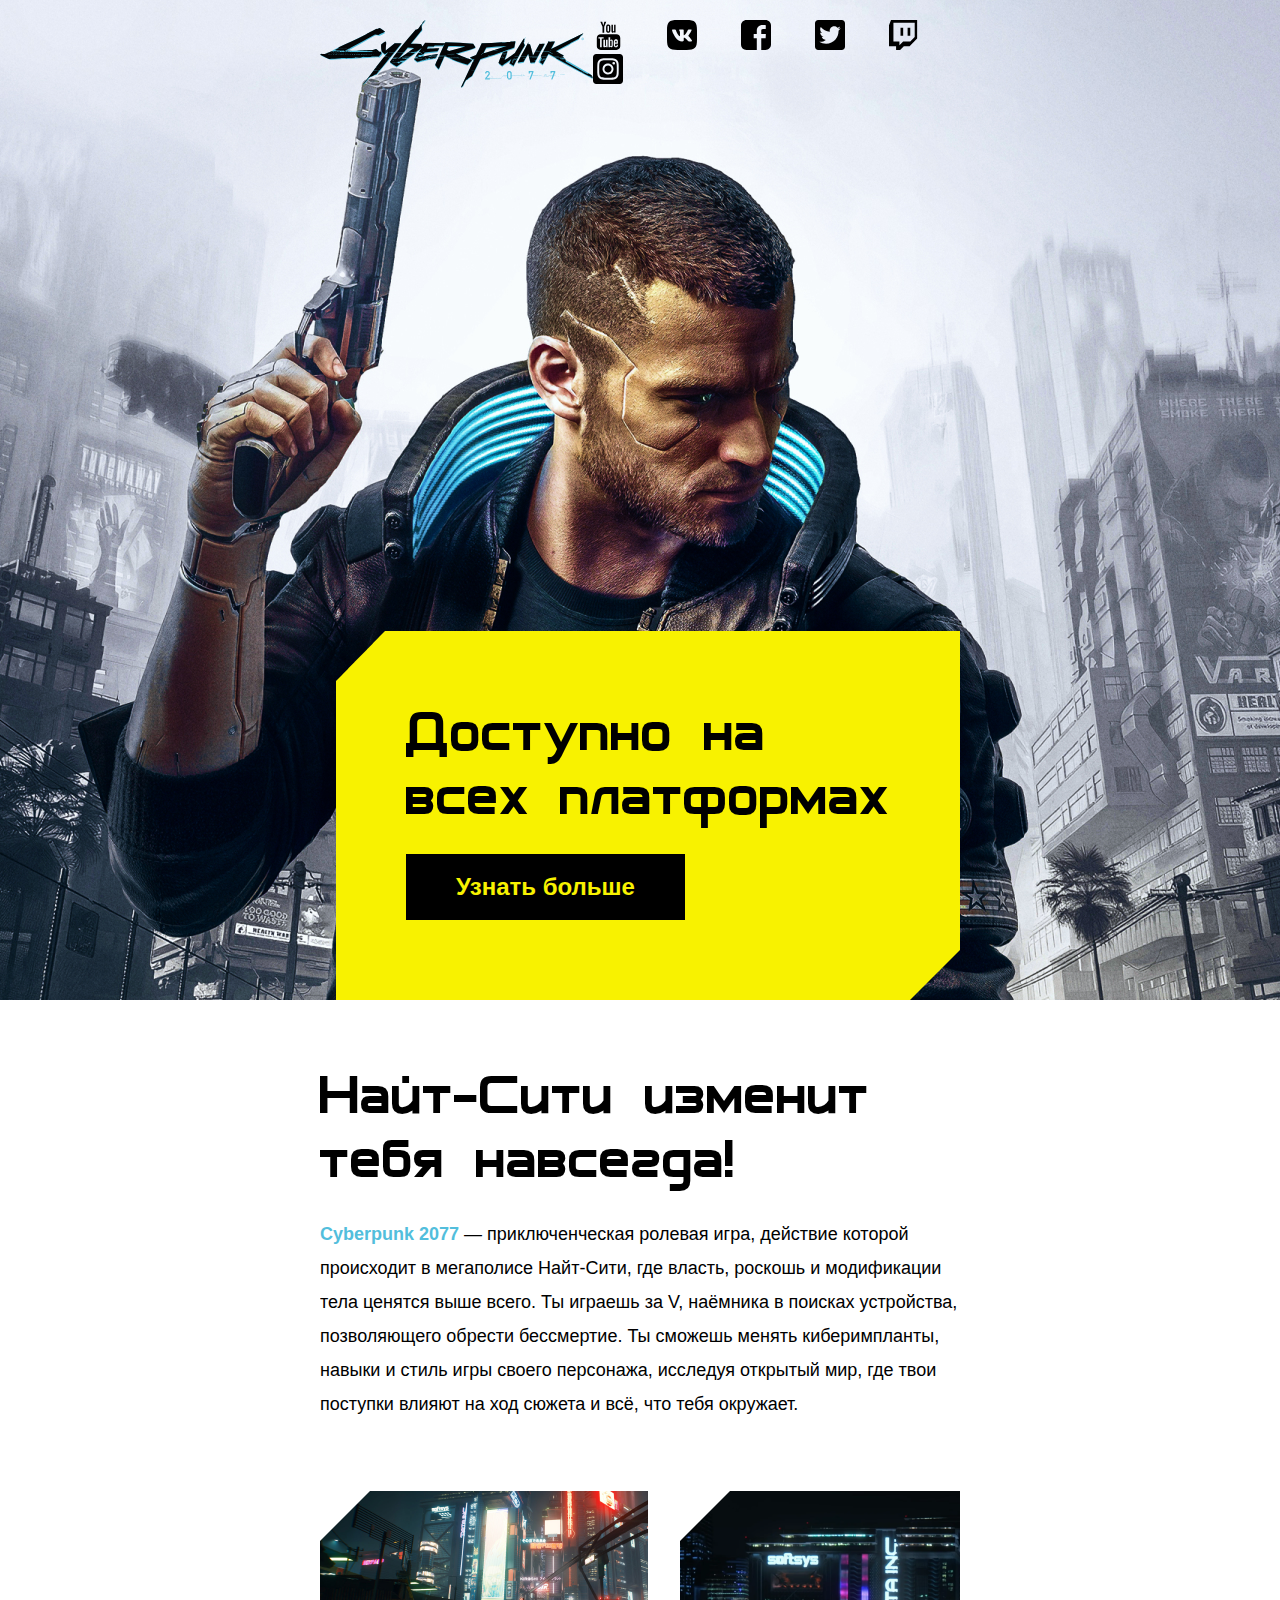
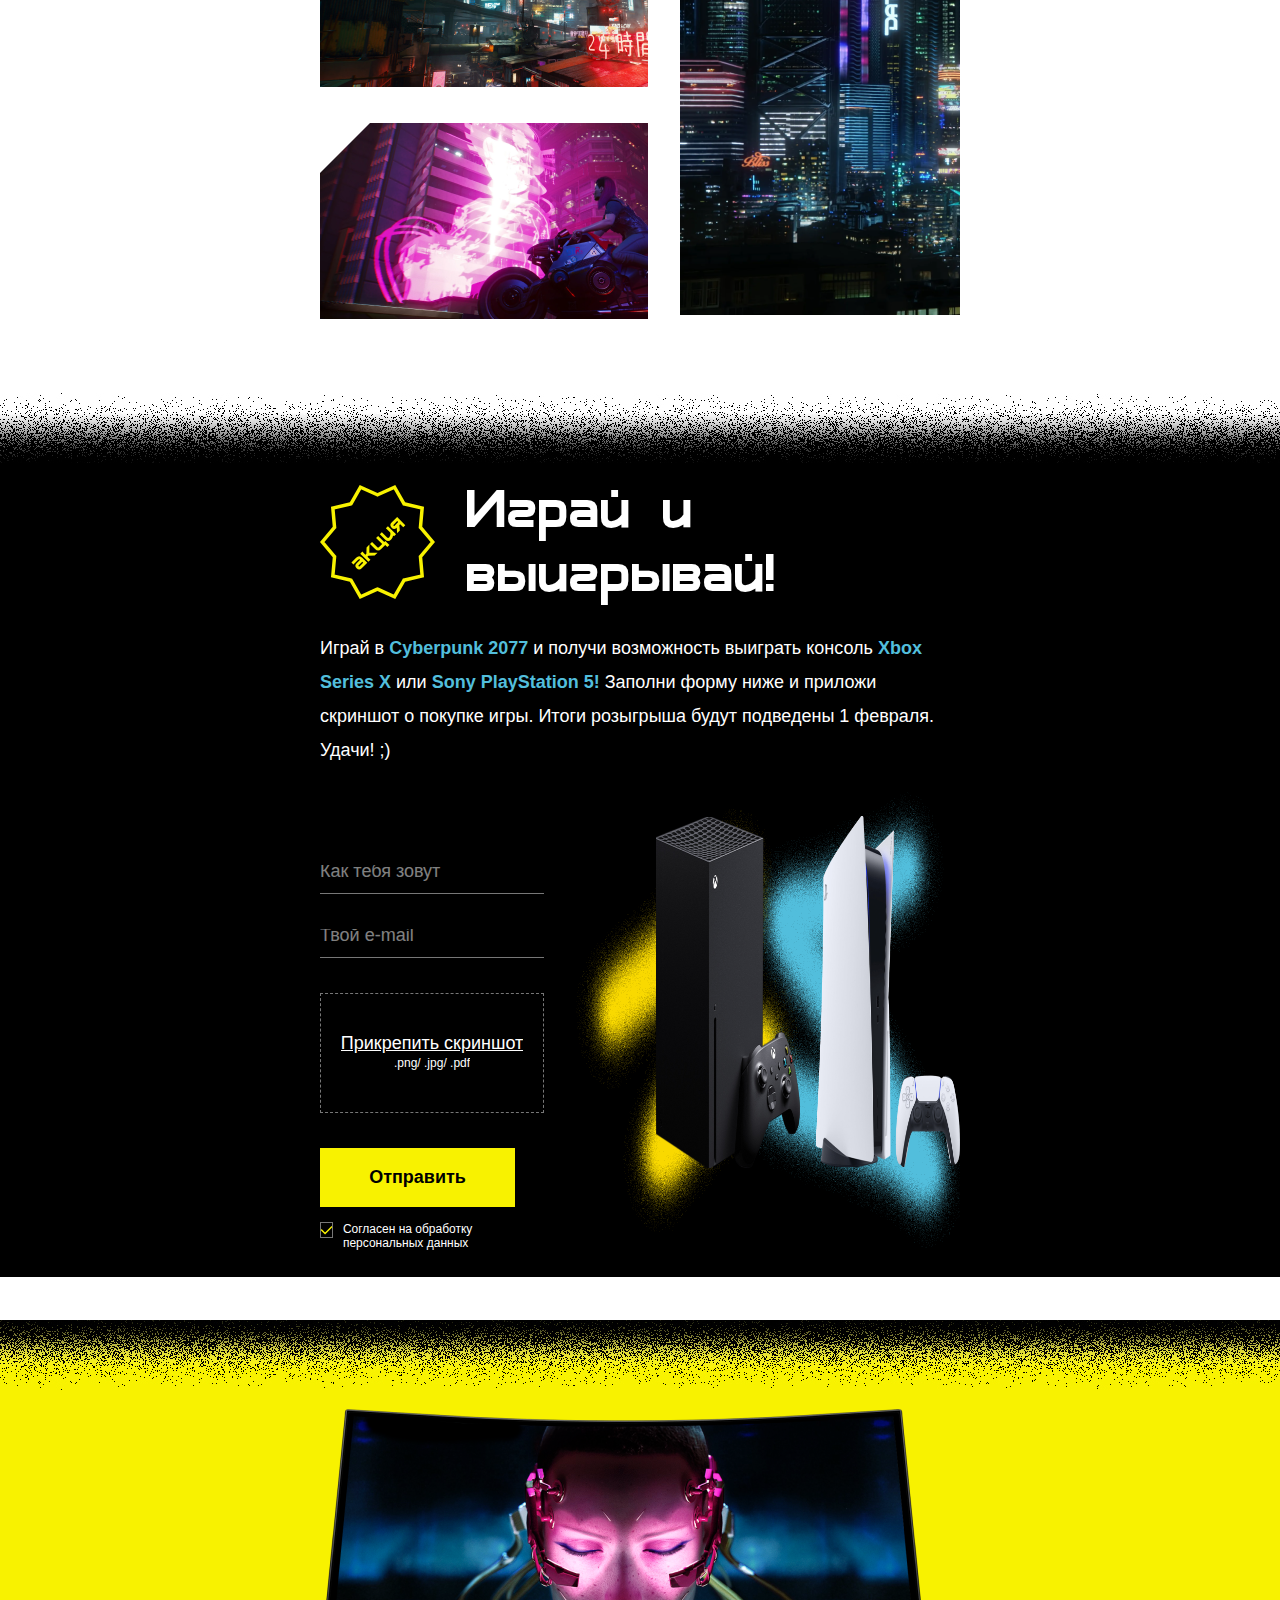
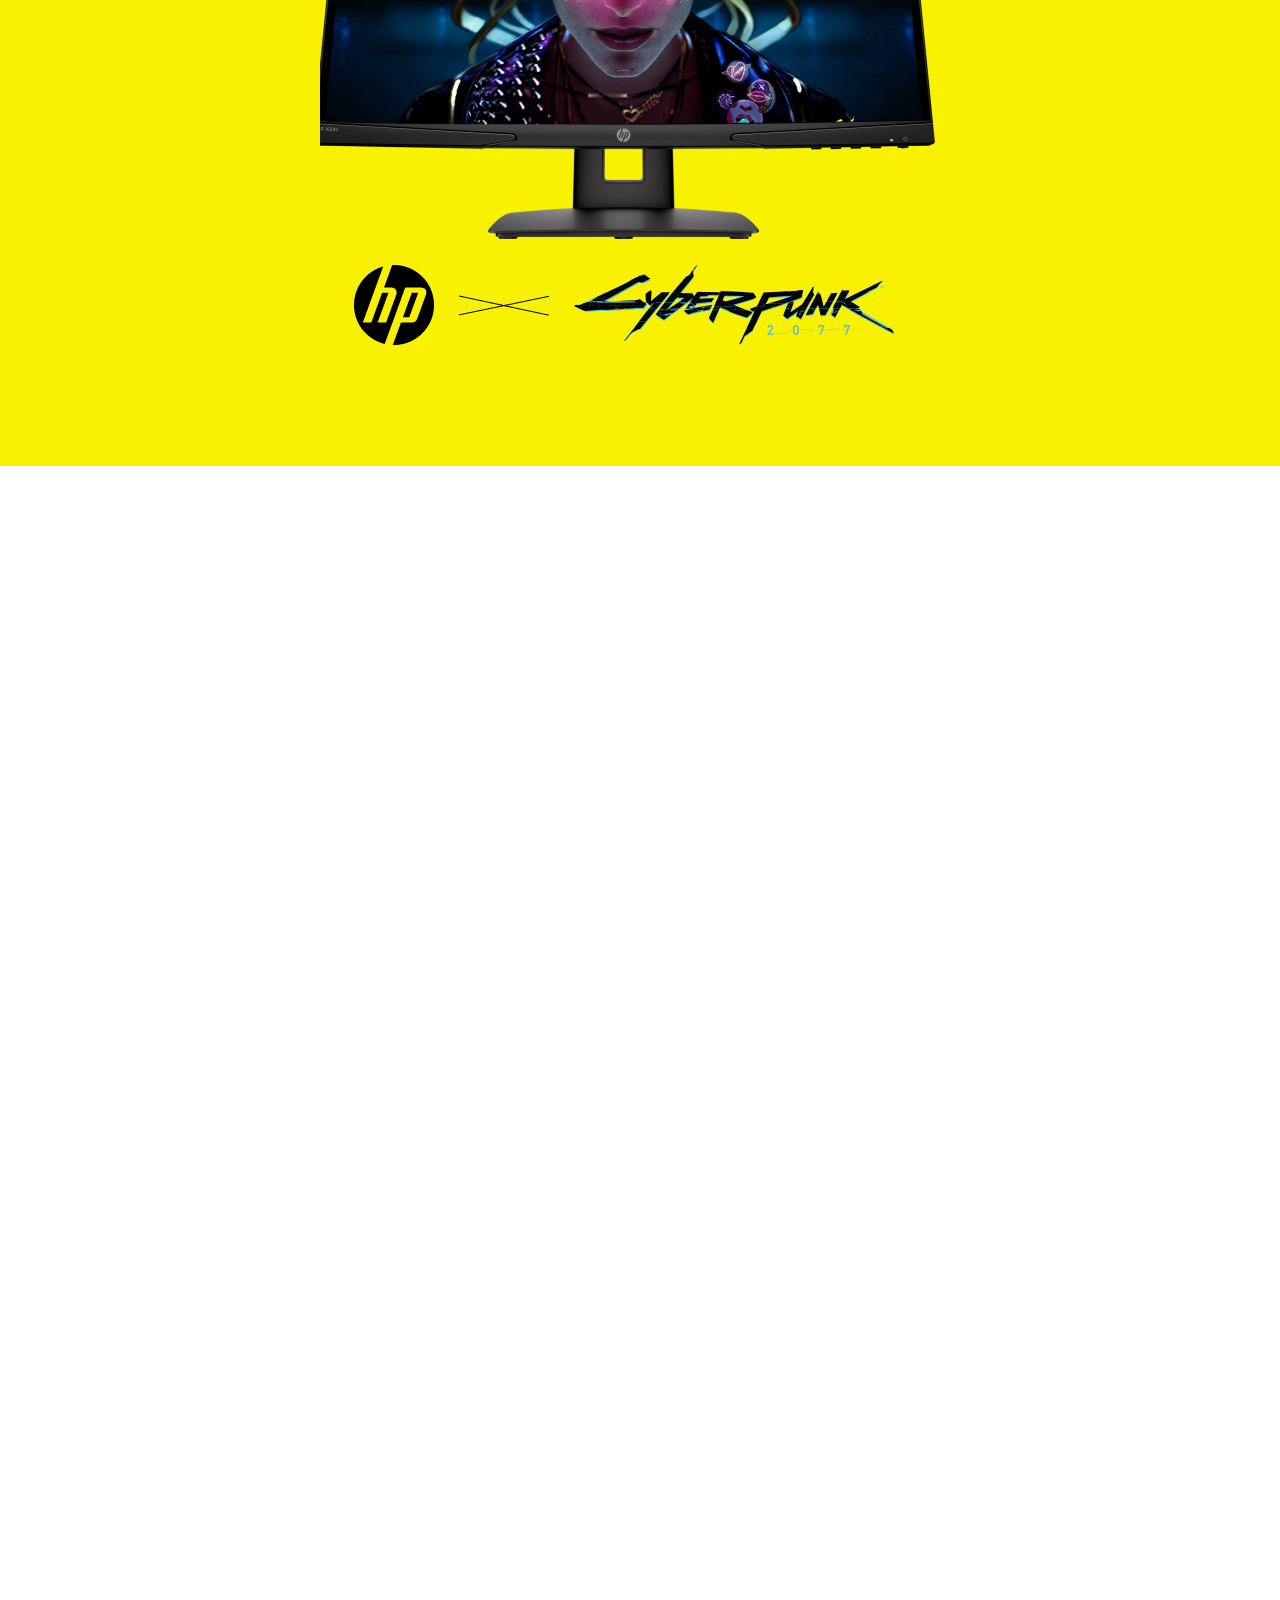
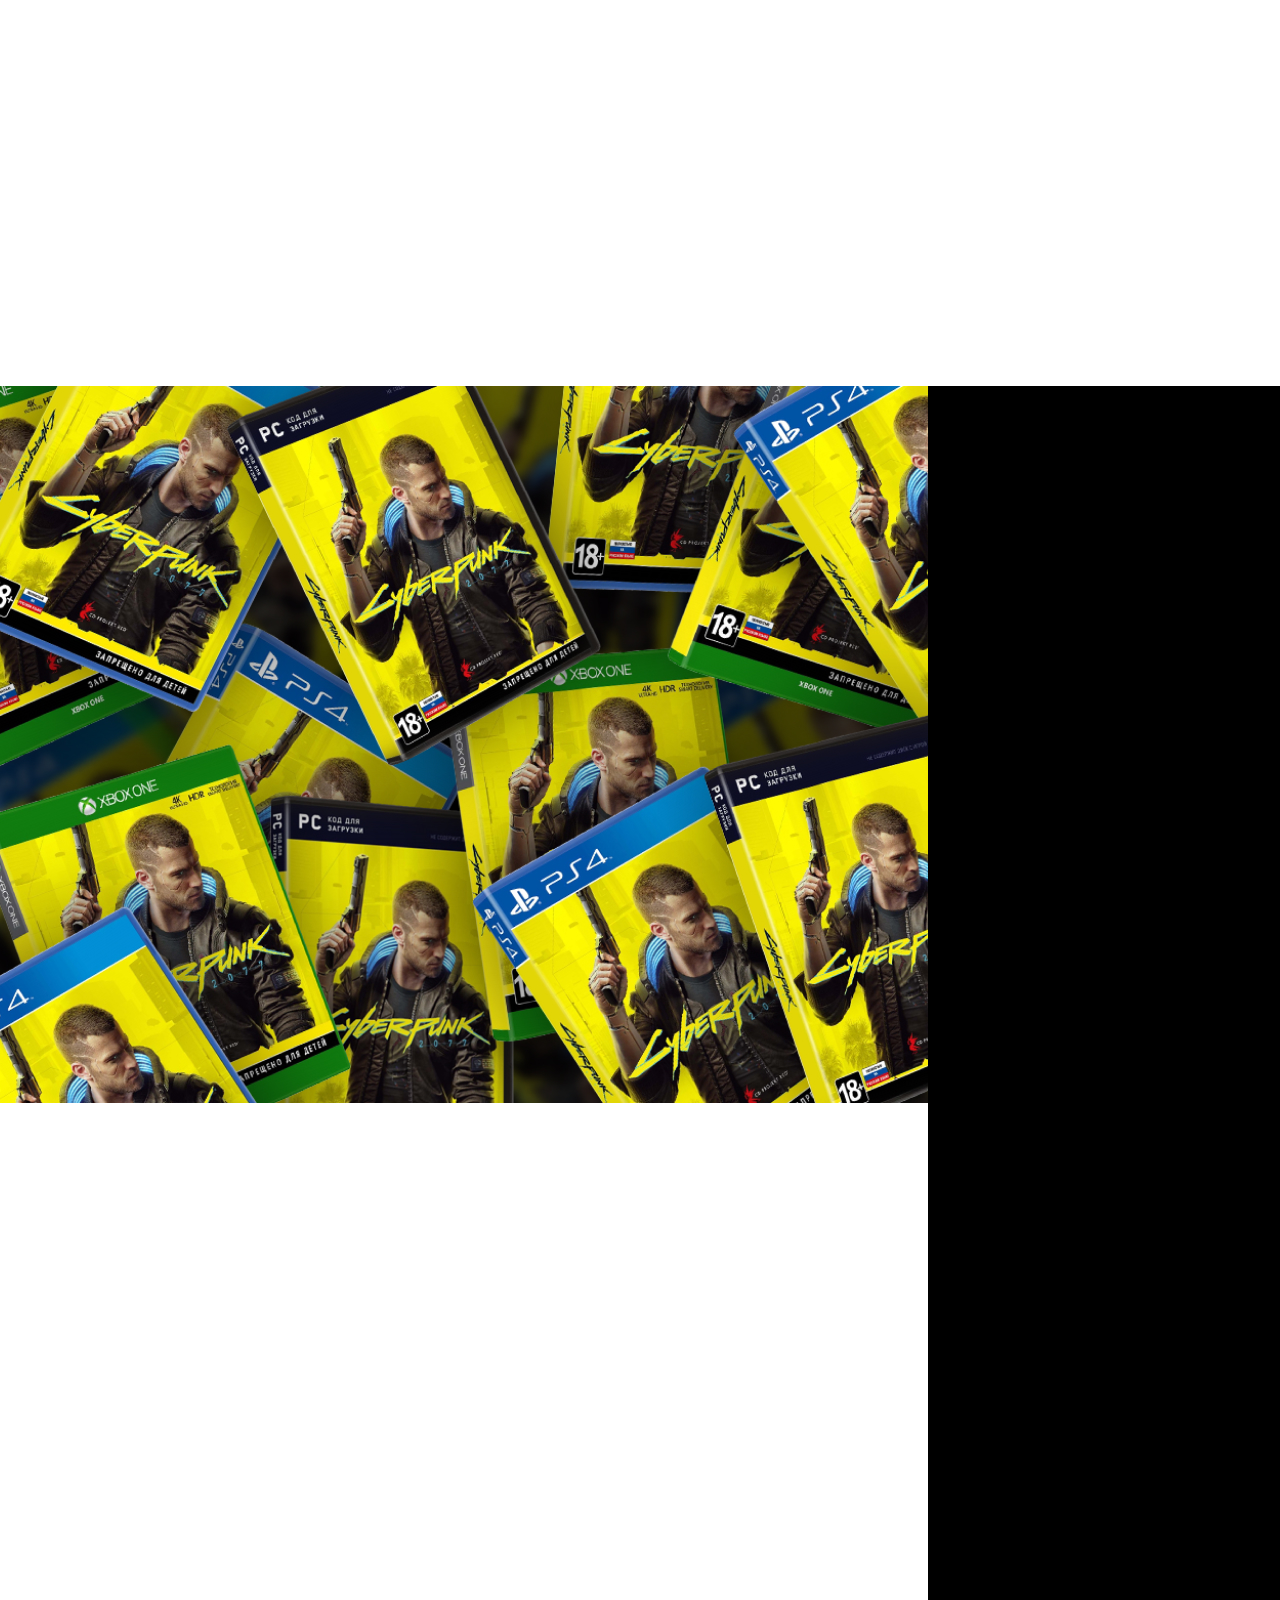
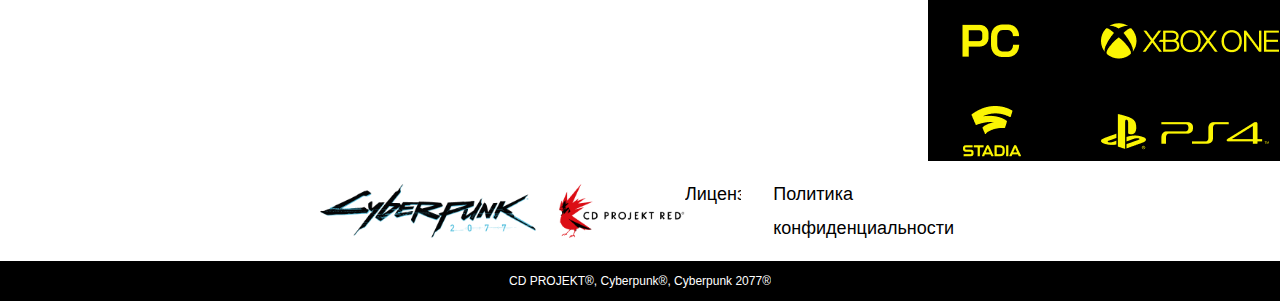
<file: index.html>
<!DOCTYPE html>
<html lang="en">
<head>
    <meta charset="UTF-8">
    <meta name="viewport" content="width=device-width, initial-scale=1.0">
    <title>CYBERPUNK</title>
    <link rel="stylesheet" href="css/style.css">
</head>
<body>
    <header>
        <div class="container">
            <img src="img/Cyberpunk_2077_logo 1.svg" alt="">
            <nav>
                <ul>
                    <li><a href="#"><img src="img/youtube logo.svg" alt=""></a></li>
                    <li><a href="#"><img src="img/vk logo.svg" alt=""></a></li>
                    <li><a href="#"><img src="img/facebook-rect logo.svg" alt=""></a></li>
                    <li><a href="#"><img src="img/twitter-square logo.svg" alt=""></a></li>
                    <li><a href="#"><img src="img/twitch logo.svg" alt=""></a></li>
                    <li><a href="#"><img src="img/instagram-square logo.svg" alt=""></a></li>
                </ul>
            </nav>
        </div>
    </header>
    <main>
        <section class="section-available">
            <div class="container">
                <div class="section-available__block">
                    <h1 class="title">Доступно на всех платформах</h1>
                    <button>Узнать больше</button>
                </div>
        </div>
        </section>
        <section class="section-about">
            <div class="container">
                <h1 class="title">Найт-Сити изменит тебя навсегда!</h1>
                <p><span class="blue-text">Cyberpunk 2077</span> — приключенческая ролевая игра, действие которой происходит в мегаполисе Найт-Сити, где власть, роскошь и модификации тела ценятся выше всего. Ты играешь за V, наёмника в поисках устройства, позволяющего обрести бессмертие. Ты сможешь менять киберимпланты, навыки и стиль игры своего персонажа, исследуя открытый мир, где твои поступки влияют на ход сюжета и всё, что тебя окружает.</p>
                <div class="section-about__gallery">
                <div class="section-about__gallery-column1">
                    <img src="img/Rectangle 62.png" alt="">
                    <img src="img/Rectangle 63.png" alt="">
                </div>
                <div class="section-about__gallery-column2">
                    <img src="img/Rectangle 61.png" alt="">
                </div>
            </div>
            </div>
        </section>
        <section class="section-promo">
            <div class="container">
                <div class="section-promo_title">
                    <img src="img/Акция.svg" alt="">
                    <h1 class="title">Играй и выигрывай!</h1>
                </div>
                <p>Играй в <span class="blue-text">Cyberpunk 2077</span> и получи возможность выиграть консоль <span class="blue-text">Xbox Series X</span> или <span class="blue-text">Sony PlayStation 5!</span> Заполни форму ниже и приложи скриншот о покупке игры. Итоги розыгрыша будут подведены 1 февраля. Удачи! ;)</p>
                <div class="section-promo__block">
                    <form action="#">
                        <input type="text" id="name" name="name" placeholder="Как тебя зовут" required>
    
                        <input type="email" id="email" name="email" placeholder="Твой e-mail" required>
    
                        <label for="image">
                            <p>Прикрепить скриншот</p>
                            <p>.png/ .jpg/ .pdf</p>
                            <input type="file" id="image" name="image" accept=".png, .jpg, .pdf" required>
                        </label>
                    
                        <input type="submit" value="Отправить">
                        
                        <input type="checkbox" checked name="consent" id="consent" required>
                        <label for="consent">
                            Согласен на обработку персональных данных
                        </label>
    
                    </form>
                    <img src="img/Xbox и Playstation.png" alt="">
                </div>
            </div>
        </section>
        <section class="section-full_immersion">
            <div class="container">
                <div class="section-full_immersion__block">
                    <div class="section-full_immersion__left">
                        <img src="img/c06611743 1.png" alt="">
                        <img src="img/Group 223.png" alt="">
                    </div>
                    <div class="section-full_immersion__right">
                        <h1 class="title">Полное погружение вместе с HP</h1>
                        <p>Погрузись в современные экшен-игры с реалистичным изображением с помощью монитора с диагональю 23,8 дюйма, созданном для отображения максимально насыщенных цветов. Успевай реагировать на любые события с временем отклика 1 мс и частотой в 144 Гц!</p>
    
                        <div class="markdown-list">
                            <p>Яркие насыщенные цвета</p>
                            <p>Кристальная четкость изображения</p>
                            <p>Быстрые движения и плавный геймплей</p>
                        </div>
        
                        <button>Подробнее</button>
                    </div>
                </div>
            </div>
        </section>
        <section class="section-buy">
                <div class="section-buy__left"><img src="img/cpbg.jpg" alt=""></div>
                <div class="section-buy__right">
                    <h1 class="title">Купить игру<br> Cyberpunk 2077</h1>
                    <p class="blue-text">В комплект входит</p>
                    <div class="markdown-list">
                        <p>Футляр с игровыми дисками</p>
                        <p>Футляр с кодом для загрузки игры и дисками (pc)</p>
                        <p>Справочник с информацией об игровом мире</p>
                    </div>
                    <p class="blue-text">Выберите платформу:</p>
                    <img src="img/Group 235.png" alt="">
                </div>
        </section>
    </main>
    <footer>
        <section class="section-license">
            <div class="container">
                <img src="img/Group 248.png" alt="">
                <div>
                    <p>Лицензия</p>
                    <p>Политика конфиденциальности</p>
                </div>
            </div>
        </section>
        <section class="section-copyright">
            <p>CD PROJEKT®, Cyberpunk®, Cyberpunk 2077®</p>
        </section>
    </footer>
</body>
</html>
</file>
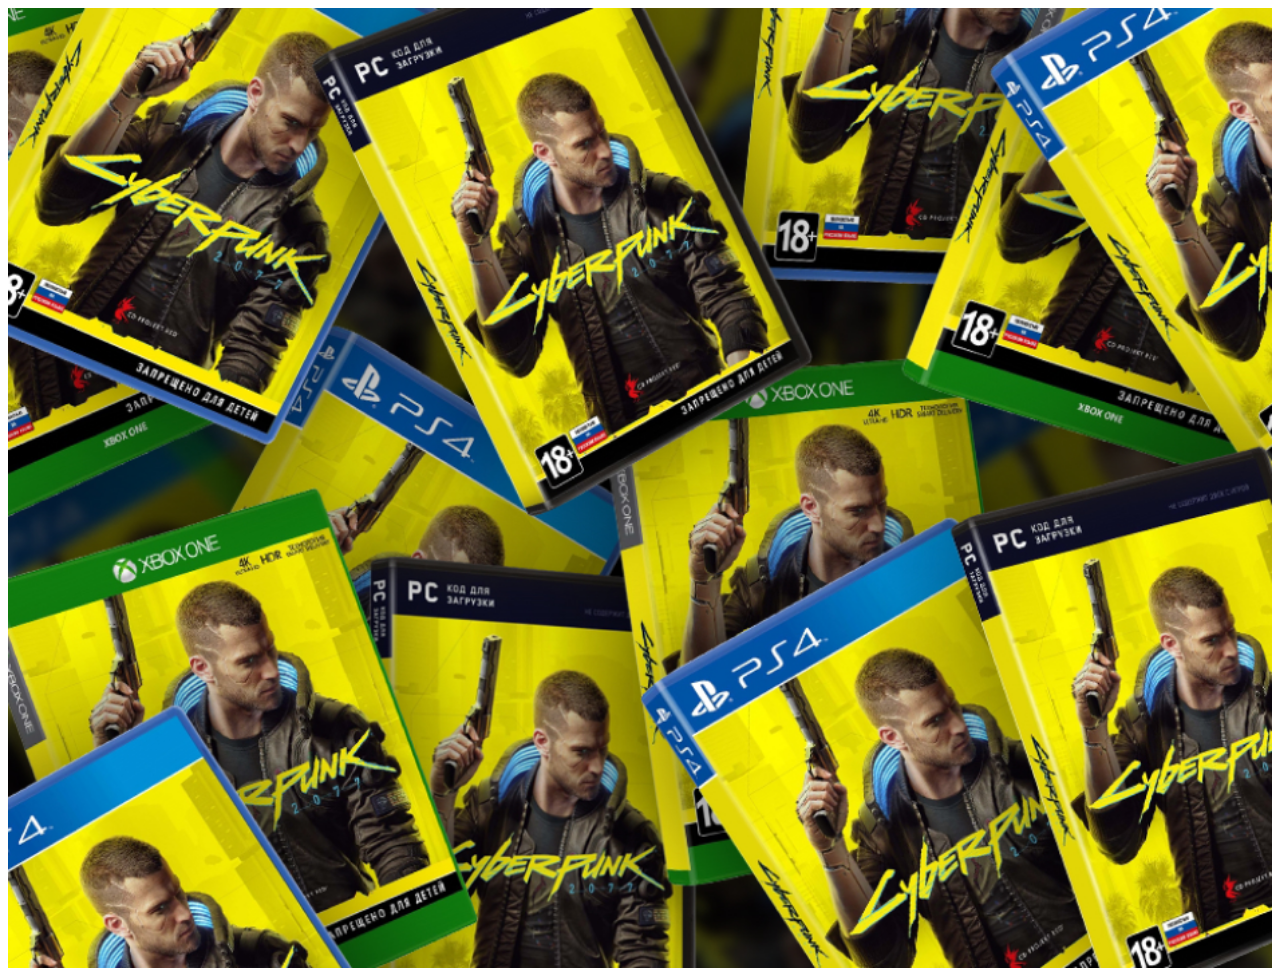
<file: test.html>
<!DOCTYPE html>
<html lang="en">
<head>
    <meta charset="UTF-8">
    <meta name="viewport" content="width=device-width, initial-scale=1.0">
    <title>Document</title>
</head>
<style>
    img{
        width: 100%;
  height: 100%;
  object-fit: contain;
    }
</style>
<body>
    <div class="block">
        <img src="/img/cpbg.jpg" alt="">
    </div>
</body>
</html>
</file>
<file: css/style.css>
@font-face{
    font-family: Archangelsk;
    src: url(/fonts/Archangelsk.ttf);
}

@import url('https://fonts.googleapis.com/css2?family=Roboto:wght@100;300;400;700&display=swap');

*{
    box-sizing: border-box;
    margin: 0;
    padding: 0;
    overflow-x: hidden;
}

.title{
    font-family: Archangelsk;
    font-size: 62px;
    font-weight: 400;
    margin-bottom: 25px;
}

.blue-text{
    color: #52BEDC;
    font-weight: 700;
}

p{
    font-family: 'Roboto', sans-serif;
    font-size: 18px;
    line-height: 34px;
}

button, input[type='submit']{
    text-decoration: none;
    border: none;
}

/* header, main, footer{
    padding: 0 320px;
} */

.container{
    padding: 0 320px;
}

header .container{
    display: flex;
    flex-direction: row;
    padding-top: 20px;
    margin: 0 auto;
    justify-content: space-between;
}

nav ul{
    list-style-type: none;
}

nav li{
    display: inline;
    margin-right: 40px;
}

nav li:last-child{
    margin-right: 0;
}

/* Section avaliable */

.section-available{
    background: url("../img/11.jpg") center/cover no-repeat;
    height: 1000px;
    position: absolute;
    width: 100%;
    top: 0;
    left: 0;
    z-index: -1;
    
}

.section-available__block{
    background: url("../img/Rectangle\ 59.png") center/cover no-repeat;
    width: 624px;
    height: 369px;
    position: absolute;
    bottom: 0;
    right: 320px;
    padding: 70px;
    overflow-y: hidden;
}

.section-available__block h1{
    margin-bottom: 25px;
}

.section-available__block button{
    padding: 19px 50px;
    font-size: 24px;
    font-weight: 700;
    color: #F8F200;
    background-color: #000000;
    border: none;
}

/* Section about */

.section-about{
    margin-top: 976px;
    margin-bottom: 70px;
}

.section-about p{
    margin-bottom: 70px;
}

.section-about__gallery{
    display: flex;
    flex-direction: row;
}

.section-about__gallery-column1 img:first-child{
    margin-bottom: 32px;
}

.section-about__gallery-column1{
    margin-right: 32px;
}

/* Selection promo */


.section-promo{

    background-image: url("../img/Group\ 246.png");
    background-repeat: repeat-x;
}


.section-promo{
    padding-top: 85px;
    padding-bottom: 70px;
}

.section-promo .title{
    color: #ffffff;
    margin-bottom: 0;
}

.section-promo_title{
    /* padding-top: 85px; */
    display: flex;
    align-items: center;
    margin-bottom: 25px;
}

.section-promo_title img{
    margin-right: 32px;
}

.section-promo p{
    color: white;
    margin-bottom: 25px;
}

.section-promo__block{
    display: flex;
}

.section-promo__block img{
    width: 788px;
    height: 456px;
}

.section-promo__block form{
    display: flex;
    flex-direction: column;
    padding-top: 73px;
    margin-right: 32px;
    width: 460px;
}
.section-promo__block form input[type='text']::placeholder,
.section-promo__block form input[type='email']::placeholder{
    font-family: 'Roboto', sans-serif;
    font-weight: 100;
    font-size: 18px;
    color: #ffffff;
    opacity: 0.5;
    
}

.section-promo__block form input[type='text'],
.section-promo__block form input[type='email']{
    background-color: transparent;
    border: none;
    border-bottom: 1px solid #777777;
    outline: none;
    color: white;
    font-family: 'Roboto', sans-serif;
    margin-bottom: 35px;
    padding-bottom: 13px;
}

.section-promo__block form input[type='file']{
    opacity: 0;
    visibility: hidden;
    position: absolute;
}

.section-promo__block form label[for='image']{
    position: relative;
    width: 100%;
    height: 120px;
    border: 1px dashed #777777;
    color: white;
    font-size: 18px;
    font-family: 'Roboto', sans-serif;
    font-weight: 300;
    display: flex;
    justify-content: center;
    align-items: center;
    flex-direction: column;
    margin-bottom: 35px;
}

.section-promo__block form label[for='image'] p{
    margin: 0;
    line-height: 20px;
}

.section-promo__block form label[for='image'] p:first-child{
    text-decoration: underline;
}

.section-promo__block form label[for='image'] p:nth-child(2){
    font-size: 12px;
}

.section-promo__block form input[type='submit']{
    width: 195px;
    height: 59px;
    background-color: #F8F200;
    color: #000000;
    font-size: 18px;
    font-family: 'Roboto', sans-serif;
    font-weight: bold;
    margin-bottom: 15px;
}
.section-promo__block form input[type="checkbox"]{
    align-self: flex-start;
    position: absolute;
    opacity: 0;
    visibility: hidden;
}

.section-promo__block form label[for="consent"]{
    color: #ffffff;
    font-size: 12px;
    font-family: 'Roboto', sans-serif;
    font-weight: lighter;
    display: inline-flex;
    user-select: none;
}

.section-promo__block form label[for="consent"]::before{
    content: '';
    display: inline-block;
    width: 14px;
    height: 14px;
    border: 1px solid #777777;
    margin-right: 10px;
}

.section-promo__block form input[type="checkbox"]:checked + label[for="consent"]::before{
    background-image: url("../img/Check.svg");
    background-repeat: no-repeat;
    background-position: center;
    background-size: 14px 14px;
} 

/* section full immersion */


.section-full_immersion{
    padding-top: 89px;
    padding-bottom: 80px;
    background-image: url("../img/full_immersion\ bg.png");
    background-repeat: repeat-x;
}


.section-full_immersion__block{
    display: flex;
    justify-content: center;
}


.section-full_immersion__left{
    flex-shrink: 0;
    display: flex;
    flex-direction: column;
    margin-right: 32px;
    
}

.section-full_immersion__left img:first-child{
    margin-bottom: 26px;
}

.section-full_immersion__left img:last-child{
    padding: 0 42px;
}


.section-full_immersion__right button{
    width: 194px;
    height: 59px;
    background-color: #000000;
    color: #F8F200;
    font-family: 'Roboto', sans-serif;
    font-size: 18px;
    font-weight: bold;
}

.section-full_immersion .markdown-list{
    margin-bottom: 40px;
}

.markdown-list p{
    position: relative;
    padding-left: 42px;
    margin-bottom: 15px;
}
.markdown-list p:last-child{
    margin-bottom: 0;
}


.markdown-list p::before{
    content: '';
    width: 32px;
    height: 32px;
    position: absolute;
    left: 0;
    background-repeat: no-repeat;
    background-position: center;
}

.section-full_immersion .markdown-list p:nth-child(1)::before{
    background-image: url("../img/color_lens.png");
}
.section-full_immersion .markdown-list p:nth-child(2)::before{
    background-image: url("../img/auto_awesome.png");
}
.section-full_immersion .markdown-list p:nth-child(3)::before{
    background-image: url("../img/auto_awesome_motion.png");
}

.section-full_immersion__right > p{
    margin-bottom: 25px;
}

/* Section buy */

.section-buy{
    position: relative;
    display: flex;
}



.section-buy__right{
    background-color: #000000;
    color: #ffffff;
    flex: 1;

    padding: 70px 320px 0 32px
}

.section-buy .markdown-list p:nth-child(1)::before{
    background-image: url("../img/disk.png");
}
.section-buy .markdown-list p:nth-child(2)::before{
    background-image: url("../img/wysiwyg.png");
}
.section-buy .markdown-list p:nth-child(3)::before{
    background-image: url("../img/collections.png");
}

.section-buy .blue-text:nth-of-type(1)
{
    margin-bottom: 15px;
}

.section-buy .blue-text:nth-of-type(2)
{
    margin-bottom: 25px;
}

/* Section license */

.section-license .container{
    height: 100px;
    display: flex;
    justify-content: space-between;
    align-items: center;
}

.section-license div{
    display: flex;
}

.section-license p:first-child{
    margin-right: 32px;
}

/* Section Copyright */

.section-copyright{
    height: 40px;
    display: flex;
    justify-content: center;
    align-items: center;
    background-color: #000000;
    color: #ffffff;  
}

.section-copyright p{
    font-size: 12px;
}
</file>
